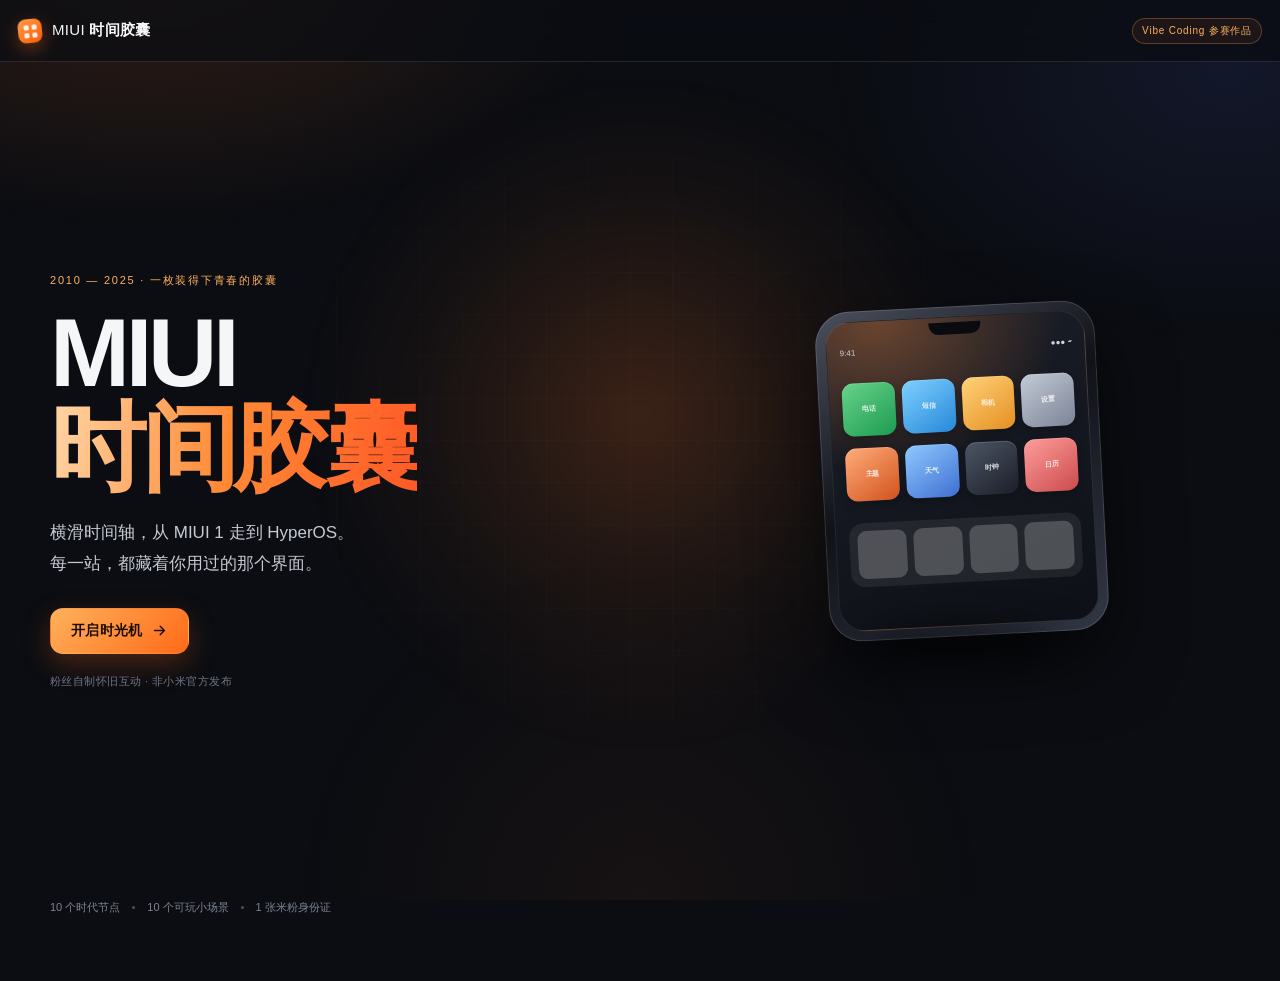
<file: index.html>
<!doctype html>
<html lang="zh-CN">
<head>
<meta charset="utf-8" />
<meta name="viewport" content="width=device-width, initial-scale=1, viewport-fit=cover" />
<meta name="theme-color" content="#0d0f14" />
<title>MIUI 时间胶囊</title>
<link rel="stylesheet" href="styles.css" />
</head>
<body>
<div class="app" id="app">
  <header class="topbar">
    <div class="brand">
      <span class="brand-mark" aria-hidden="true"><i></i><i></i><i></i><i></i></span>
      <span class="brand-text">MIUI <b>时间胶囊</b></span>
    </div>
    <span class="topbar-tag">Vibe Coding 参赛作品</span>
  </header>

  <main>
    <!-- 开场 -->
    <section class="screen screen--intro is-active" id="screen-intro" aria-label="开场">
      <div class="hero">
        <div class="hero-halo" aria-hidden="true"></div>
        <div class="hero-grid" aria-hidden="true"></div>
        <div class="hero-inner">
          <div class="hero-copy">
            <div class="hero-kicker">2010 — 2025 · 一枚装得下青春的胶囊</div>
            <h1 class="hero-title">MIUI<br /><span>时间胶囊</span></h1>
            <p class="hero-desc">横滑时间轴，从 MIUI 1 走到 HyperOS。<br />每一站，都藏着你用过的那个界面。</p>
            <div class="hero-actions">
              <button class="btn btn--primary" id="btn-start" type="button">
                <span>开启时光机</span>
                <svg viewBox="0 0 24 24" aria-hidden="true"><path d="M5 12h13M13 6l6 6-6 6" /></svg>
              </button>
              <button class="btn btn--ghost" id="btn-continue" type="button" hidden>继续上次的进度</button>
            </div>
            <div class="hero-note">粉丝自制怀旧互动 · 非小米官方发布</div>
          </div>
          <div class="hero-phone" aria-hidden="true">
            <div class="hero-phone__frame">
              <div class="hero-phone__screen">
                <div class="hp-status"><span>9:41</span><span>●●● ▰</span></div>
                <div class="hp-icons">
                  <span class="hp-ico i1">电话</span><span class="hp-ico i2">短信</span><span class="hp-ico i3">相机</span><span class="hp-ico i4">设置</span>
                  <span class="hp-ico i5">主题</span><span class="hp-ico i6">天气</span><span class="hp-ico i7">时钟</span><span class="hp-ico i8">日历</span>
                </div>
                <div class="hp-dock"><span></span><span></span><span></span><span></span></div>
              </div>
            </div>
            <div class="hero-phone__shadow"></div>
          </div>
        </div>
      </div>
      <div class="hero-foot">
        <span>10 个时代节点</span><span class="dot"></span><span>10 个可玩小场景</span><span class="dot"></span><span>1 张米粉身份证</span>
      </div>
    </section>

    <!-- 时间轴 -->
    <section class="screen screen--timeline" id="screen-timeline" aria-label="时间轴">
      <div class="timeline-head">
        <div>
          <div class="section-kicker">TIME CAPSULE / 01</div>
          <h2 class="section-title">滑动，回到那一天</h2>
        </div>
        <button class="btn btn--small btn--ghost" id="btn-quiz-skip" type="button">直接测米粉等级</button>
      </div>

      <div class="era-track" id="eraTrack" tabindex="0" aria-label="左右滑动切换时代"></div>

      <div class="timeline-foot">
        <div class="year-rail" id="yearRail" aria-label="时代导航"></div>
        <div class="track-progress"><div class="track-progress__bar" id="trackProgress"></div></div>
        <div class="timeline-hint">← 左右滑动 / 拖拽 →</div>
      </div>
    </section>

    <!-- 问答 -->
    <section class="screen screen--quiz" id="screen-quiz" aria-label="米粉问卷">
      <div class="quiz-head">
        <div class="section-kicker">IDENTITY / 02</div>
        <h2 class="section-title">3 个问题，算出你的米粉等级</h2>
        <p class="section-desc">只在本机保存，不上传、不收集任何个人信息。</p>
      </div>
      <div class="quiz-body" id="quizBody"></div>
      <div class="quiz-actions">
        <button class="btn btn--ghost" id="btn-quiz-back" type="button">返回时间轴</button>
        <button class="btn btn--primary" id="btn-quiz-submit" type="button" disabled>生成我的米粉身份证</button>
      </div>
    </section>

    <!-- 结果 -->
    <section class="screen screen--result" id="screen-result" aria-label="米粉身份证">
      <div class="result-head">
        <div class="section-kicker">RESULT / 03</div>
        <h2 class="section-title">你的米粉身份证</h2>
      </div>
      <div class="result-layout">
        <div class="card-preview">
          <canvas id="resultCanvas" width="750" height="1000" role="img" aria-label="米粉身份分享卡"></canvas>
          <div class="card-fallback" id="cardFallback" hidden>当前浏览器不支持图片导出，可长按上方卡片保存。</div>
        </div>
        <div class="result-side">
          <div class="result-badge" id="resultBadge">16 年老米粉</div>
          <p class="result-line" id="resultLine"></p>
          <div class="result-tags" id="resultTags"></div>
          <div class="result-actions">
            <button class="btn btn--primary" id="btn-save" type="button">保存卡片图片</button>
            <button class="btn btn--ghost" id="btn-copy" type="button">复制分享文案</button>
            <button class="btn btn--ghost" id="btn-restart" type="button">再玩一次</button>
          </div>
          <p class="result-note">粉丝自制怀旧互动 · 非小米官方发布 · 结果仅供娱乐</p>
        </div>
      </div>
    </section>
  </main>

  <div class="toast" id="toast" role="status" aria-live="polite"></div>
</div>
<script src="data.js"></script>
<script src="app.js"></script>
</body>
</html>
</file>
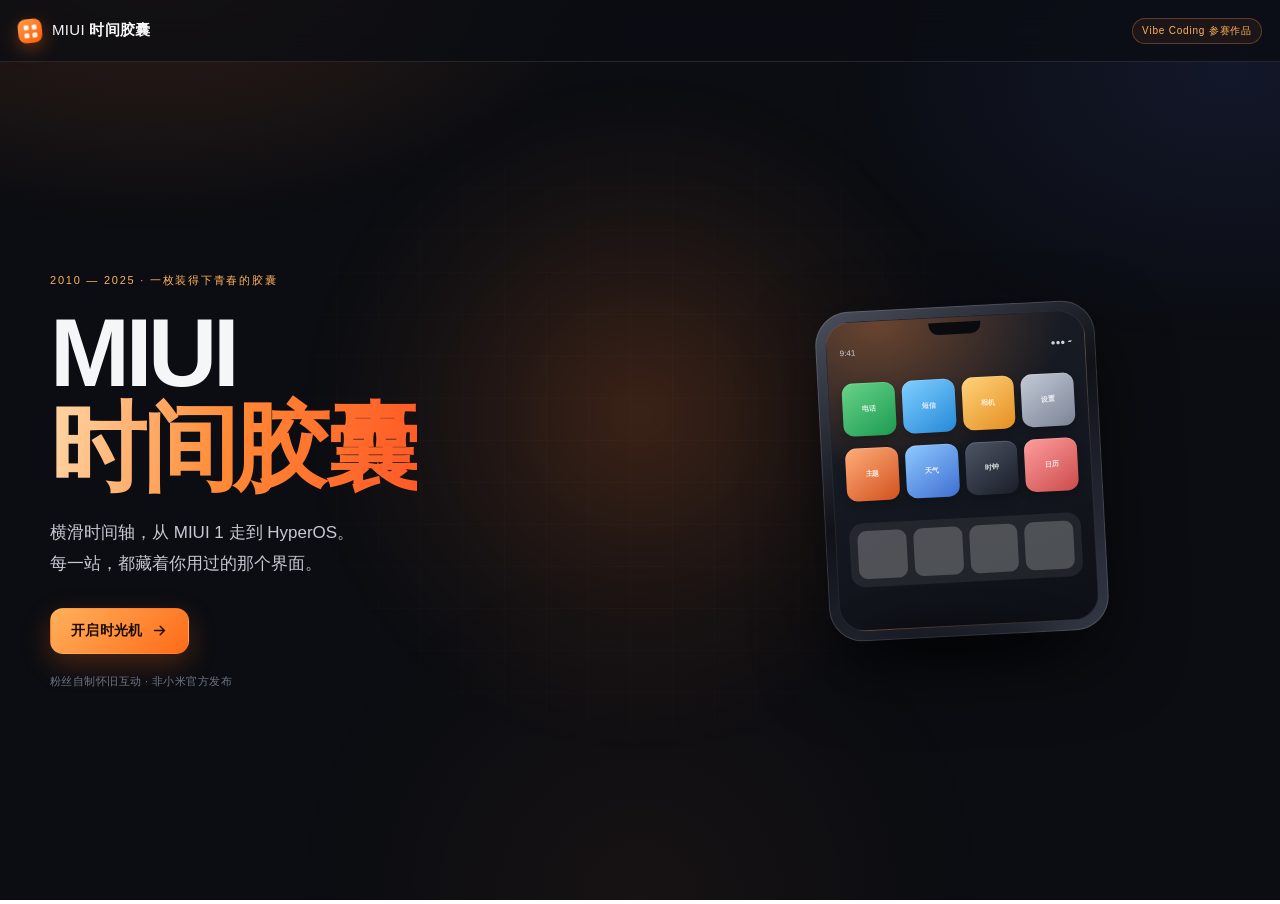
<file: _test.html>
<!doctype html><html><head><meta charset="utf-8"><style>html,body,iframe{margin:0;width:100%;height:100%;border:0;overflow:hidden}</style></head><body>
<iframe id="f" src="index.html"></iframe>
<script>
var mode = new URLSearchParams(location.search).get('mode') || '';
document.getElementById('f').addEventListener('load', async function () {
  var d = this.contentDocument;
  var w = this.contentWindow;
  var click = function (s, root) { var e = (root || d).querySelector(s); if (e) e.click(); return e; };
  var wait = function (ms) { return new Promise(function (r) { setTimeout(r, ms); }); };
  var out = {};

  if (mode === 'timeline') { click('#btn-start'); }
  else if (mode === 'era') { click('#btn-start'); setTimeout(function () { var t = d.querySelector('#eraTrack'), c = d.querySelectorAll('.era-card')[5]; t.style.scrollBehavior = 'auto'; t.scrollLeft = c.offsetLeft - t.offsetLeft - (t.clientWidth - c.clientWidth) / 2; }, 200); }
  else if (mode === 'quiz') { click('#btn-quiz-skip'); }
  else if (mode === 'result') {
    click('#btn-quiz-skip');
    setTimeout(function () {
      [0, 1, 2].forEach(function (qi) { click('.quiz-q:nth-of-type(' + (qi + 1) + ') .quiz-opt:nth-of-type(' + (qi + 1) + ')'); });
      click('#btn-quiz-submit');
    }, 200);
  }
  else if (mode === 'verify') {
    click('#btn-start');
    await wait(150);
    var cards = d.querySelectorAll('.era-card');
    click('.dial-key', cards[0]); click('.dial-key:nth-of-type(2)', cards[0]);
    out.dial = d.querySelector('#dialNum') ? d.querySelector('#dialNum').textContent : d.querySelector('.dial-screen span').textContent;
    click('.cloud-btn', cards[1]); await wait(1300);
    out.cloud = d.querySelector('.cloud-msg', cards[1]).textContent;
    click('.icon-toggle button:nth-of-type(2)', cards[2]);
    out.icons = d.querySelector('.icon-grid', cards[2]).classList.contains('is-flat');
    var range = d.querySelector('.split-range', cards[3]); range.value = 80; range.dispatchEvent(new w.Event('input', { bubbles: true }));
    out.split = d.querySelector('.split-side.b', cards[3]).style.clipPath;
    click('.mic', cards[4]); await wait(800);
    out.assistant = d.querySelector('.assistant-reply', cards[4]).textContent;
    click('.wp-btns button:nth-of-type(2)', cards[5]);
    out.wallpaper = d.querySelector('.wp-label', cards[5]).textContent;
    click('.switch', cards[6]);
    out.privacy = d.querySelector('.privacy-count', cards[6]).textContent;
    click('.connect-node.n1', cards[7]); click('.connect-node.n2', cards[7]);
    out.connected = d.querySelector('.connect-msg', cards[7]).textContent;
    var ta = d.querySelector('.future-input', cards[9]); ta.value = '测试胶囊';
    click('.f-save', cards[9]);
    out.future = d.querySelector('.future-msg', cards[9]).textContent;
    out.cards = cards.length;
    click('#btn-quiz-skip');
    [0, 1, 2].forEach(function (qi) {
      var q = d.querySelectorAll('.quiz-q')[qi];
      q.querySelectorAll('.quiz-opt')[0].click();
    });
    out.submitEnabled = !d.querySelector('#btn-quiz-submit').disabled;
    click('#btn-quiz-submit');
    out.badge = d.querySelector('#resultBadge').textContent;
    out.canvas = d.querySelector('#resultCanvas').width;
    document.body.insertAdjacentHTML('beforeend', '<pre id="dbg">' + JSON.stringify(out) + '</pre>');
  }
});
</script></body></html>
</file>
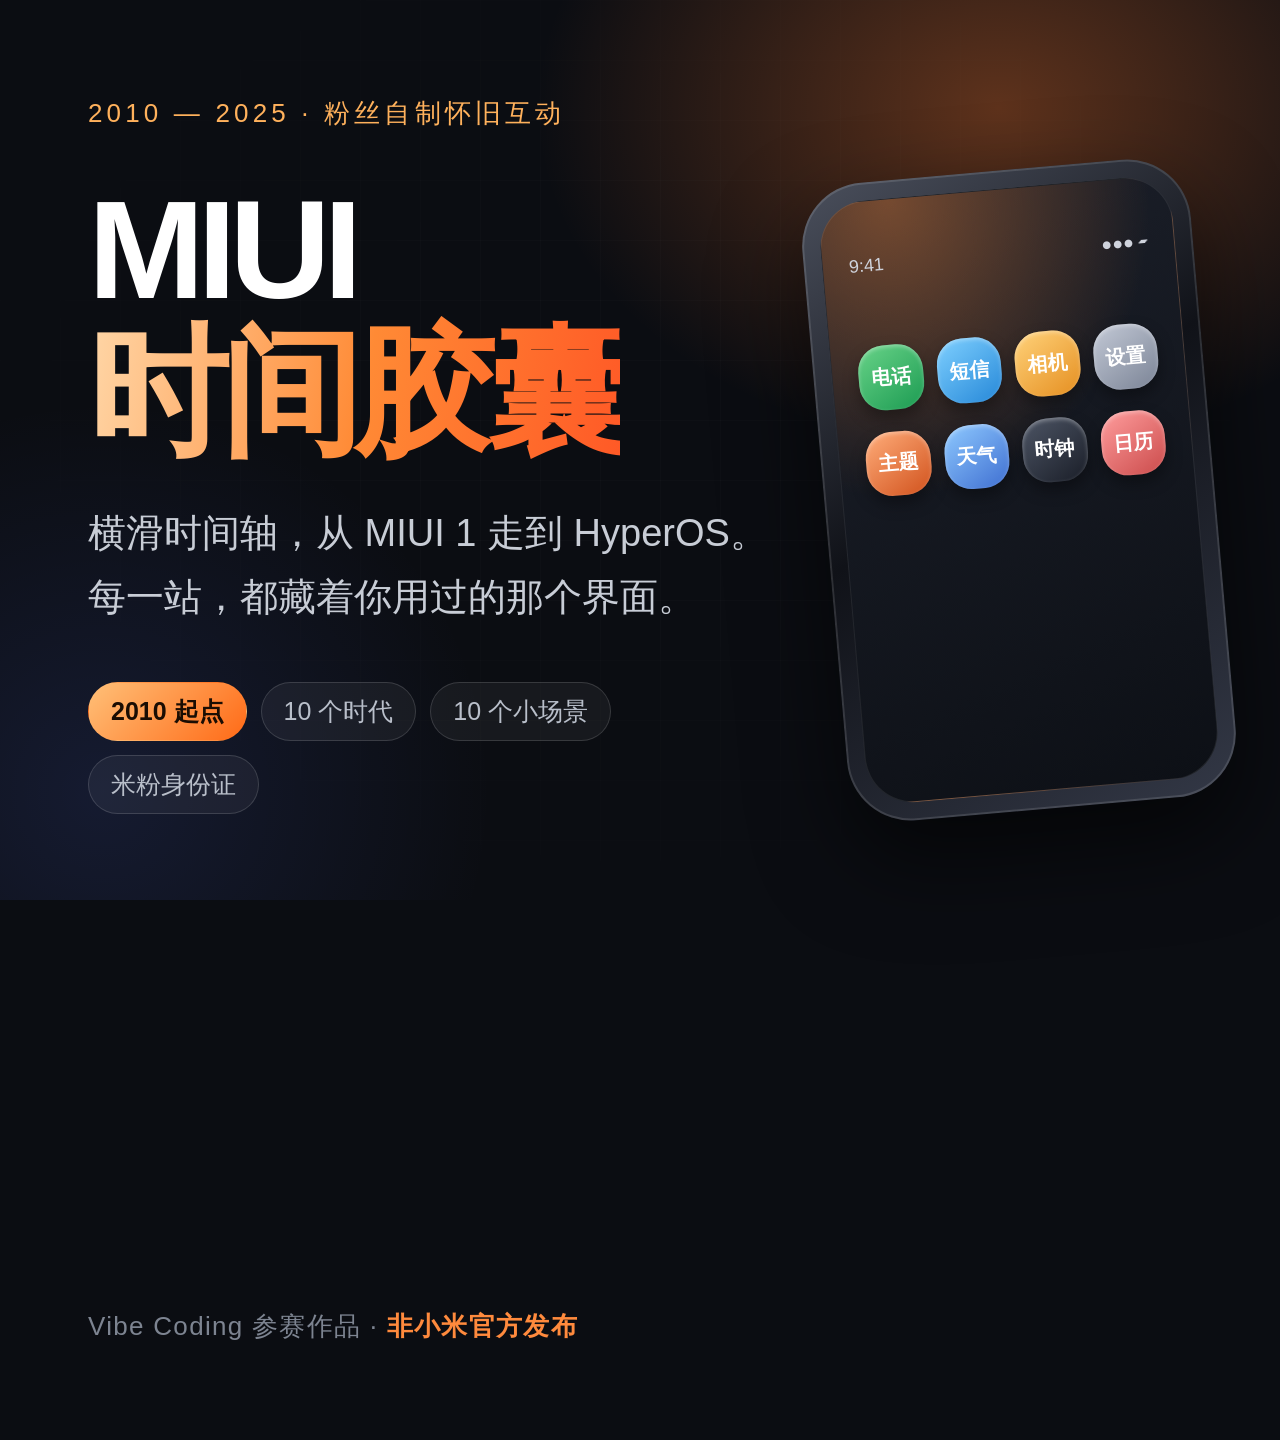
<file: cover.html>
<!doctype html><html lang="zh-CN"><head><meta charset="utf-8"><style>
*{box-sizing:border-box}
html,body{margin:0;width:1080px;height:1440px;overflow:hidden;background:#0b0d12;color:#fff;font-family:"Noto Sans CJK SC","PingFang SC","Microsoft YaHei",sans-serif}
.bg{position:absolute;inset:0;background:radial-gradient(700px 520px at 78% 12%,rgba(255,122,47,.34),transparent 66%),radial-gradient(600px 600px at 8% 88%,rgba(90,120,255,.13),transparent 65%)}
.grid{position:absolute;inset:0;opacity:.3;background-image:linear-gradient(rgba(255,255,255,.05) 1px,transparent 1px),linear-gradient(90deg,rgba(255,255,255,.05) 1px,transparent 1px);background-size:60px 60px;-webkit-mask-image:radial-gradient(ellipse at 50% 45%,#000 25%,transparent 80%);mask-image:radial-gradient(ellipse at 50% 45%,#000 25%,transparent 80%)}
.wrap{position:relative;padding:96px 88px;height:100%;display:flex;flex-direction:column}
.kick{color:#ffb15c;font-size:26px;letter-spacing:.16em}
.title{font-size:140px;line-height:1.02;font-weight:900;letter-spacing:-.05em;margin:48px 0 0}
.title span{background:linear-gradient(100deg,#ffd7a8,#ff8a35 52%,#ff5926);-webkit-background-clip:text;background-clip:text;color:transparent}
.sub{font-size:38px;color:#c8cdd6;line-height:1.7;margin-top:36px}
.rail{display:flex;gap:14px;margin-top:52px;flex-wrap:wrap;max-width:560px}
.rail span{font-size:25px;color:#b9bfca;border:1px solid rgba(255,255,255,.14);border-radius:999px;padding:12px 22px;background:rgba(255,255,255,.05)}
.rail span:first-child{color:#1a0d03;background:linear-gradient(135deg,#ffc078,#ff6a17);border-color:transparent;font-weight:800}
.phone{position:absolute;right:66px;bottom:90px;width:390px;height:640px;border-radius:64px;padding:18px;background:linear-gradient(150deg,#4a4f5c,#101218 45%,#333846);box-shadow:0 40px 90px rgba(0,0,0,.6),inset 0 0 0 2px rgba(255,255,255,.12);transform:rotate(-5deg)}
.screen{border-radius:48px;height:100%;padding:54px 26px 26px;background:radial-gradient(120% 80% at 20% 0%,rgba(255,140,60,.4),transparent 62%),linear-gradient(160deg,#1b1f29,#0d1016);border:1px solid rgba(255,255,255,.08)}
.status{display:flex;justify-content:space-between;font-size:18px;color:#cfd3dc;margin-bottom:70px}
.icons{display:grid;grid-template-columns:repeat(4,1fr);gap:22px 14px}
.ico{aspect-ratio:1;border-radius:26px;display:grid;place-items:center;font-size:20px;font-weight:700;box-shadow:inset 0 2px 4px rgba(255,255,255,.35),0 8px 16px rgba(0,0,0,.35)}
.ico:nth-child(1){background:linear-gradient(145deg,#68d388,#1c9b52)}.ico:nth-child(2){background:linear-gradient(145deg,#7fd0ff,#2688d8)}.ico:nth-child(3){background:linear-gradient(145deg,#ffd27a,#e58f21)}.ico:nth-child(4){background:linear-gradient(145deg,#c3c9d6,#7b8496)}
.ico:nth-child(5){background:linear-gradient(145deg,#ffad7a,#d1521d)}.ico:nth-child(6){background:linear-gradient(145deg,#8ec9ff,#3f6fd1)}.ico:nth-child(7){background:linear-gradient(145deg,#4d5565,#1a1e28)}.ico:nth-child(8){background:linear-gradient(145deg,#ff9d9d,#cb4b4b)}
.foot{margin-top:auto;font-size:26px;color:#7d8491;letter-spacing:.05em}
.foot b{color:#ff8a3d}
</style></head><body>
<div class="bg"></div><div class="grid"></div>
<div class="wrap">
  <div class="kick">2010 — 2025 · 粉丝自制怀旧互动</div>
  <h1 class="title">MIUI<br><span>时间胶囊</span></h1>
  <div class="sub">横滑时间轴，从 MIUI 1 走到 HyperOS。<br>每一站，都藏着你用过的那个界面。</div>
  <div class="rail"><span>2010 起点</span><span>10 个时代</span><span>10 个小场景</span><span>米粉身份证</span></div>
  <div class="foot">Vibe Coding 参赛作品 · <b>非小米官方发布</b></div>
</div>
<div class="phone"><div class="screen"><div class="status"><span>9:41</span><span>●●● ▰</span></div>
<div class="icons"><div class="ico">电话</div><div class="ico">短信</div><div class="ico">相机</div><div class="ico">设置</div><div class="ico">主题</div><div class="ico">天气</div><div class="ico">时钟</div><div class="ico">日历</div></div></div></div>
</body></html>
</file>
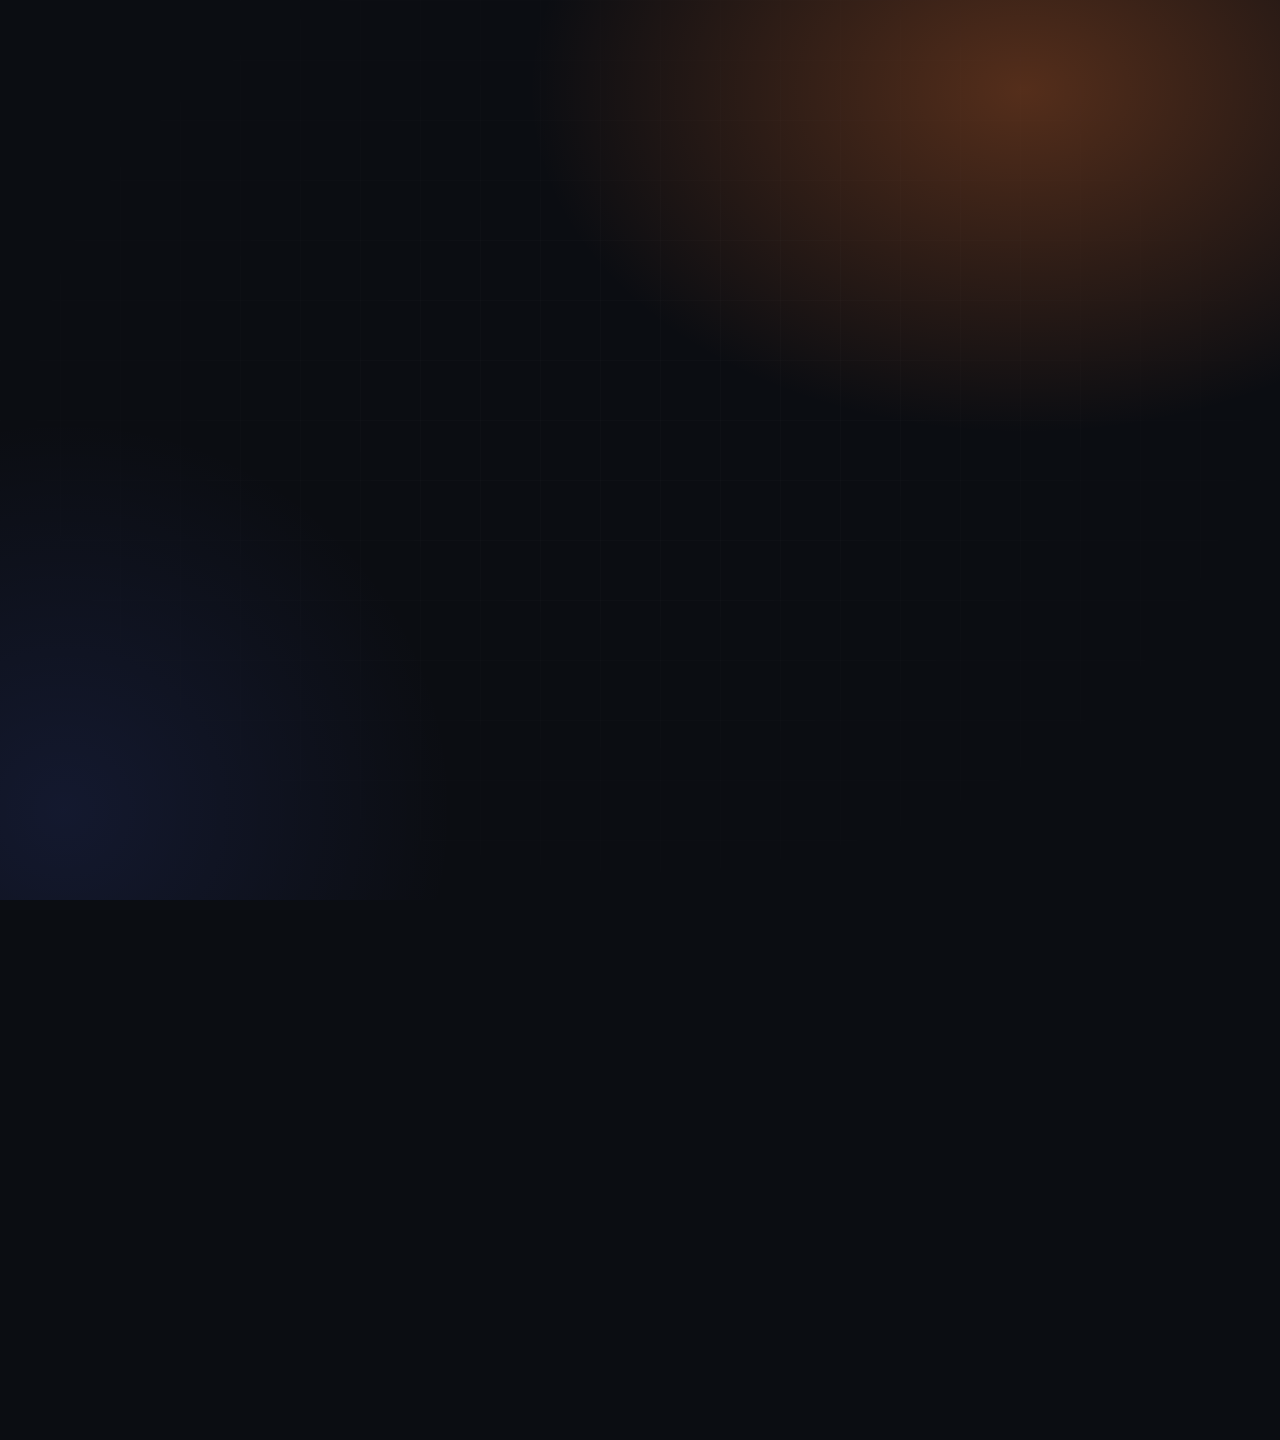
<file: video.html>
<!doctype html><html lang="zh-CN"><head><meta charset="utf-8"><style>
*{box-sizing:border-box}
html,body{margin:0;width:1080px;height:1440px;overflow:hidden;background:#0b0d12;color:#fff;font-family:"Noto Sans CJK SC","PingFang SC","Microsoft YaHei",sans-serif}
.bg{position:absolute;inset:0;background:radial-gradient(750px 520px at 80% 10%,rgba(255,122,47,.3),transparent 66%),radial-gradient(600px 600px at 5% 90%,rgba(80,110,255,.12),transparent 65%)}
.grid{position:absolute;inset:0;opacity:.28;background-image:linear-gradient(rgba(255,255,255,.05) 1px,transparent 1px),linear-gradient(90deg,rgba(255,255,255,.05) 1px,transparent 1px);background-size:60px 60px;-webkit-mask-image:radial-gradient(ellipse at 50% 45%,#000 25%,transparent 82%);mask-image:radial-gradient(ellipse at 50% 45%,#000 25%,transparent 82%)}
.scene{position:absolute;inset:0;padding:92px 82px;opacity:0;will-change:opacity,transform}
.kick{font-size:25px;letter-spacing:.18em;color:#ffb15c}
.h1{font-size:132px;line-height:1.02;font-weight:900;letter-spacing:-.05em;margin:42px 0 0}
.h1 span{background:linear-gradient(100deg,#ffd7a8,#ff8a35 52%,#ff5926);-webkit-background-clip:text;background-clip:text;color:transparent}
.sub{font-size:36px;line-height:1.7;color:#c8cdd6;margin-top:32px}
.btn{display:inline-flex;align-items:center;gap:18px;margin-top:54px;padding:26px 40px;border-radius:22px;background:linear-gradient(135deg,#ffc078,#ff6a17);color:#1a0d03;font-size:34px;font-weight:800}
.note{position:absolute;left:82px;bottom:88px;font-size:24px;color:#7d8491}
.note b{color:#ff8a3d}
.line{height:6px;width:0;border-radius:99px;background:linear-gradient(90deg,#ff8a3d,#ffd7a8)}
.phone{position:absolute;right:70px;bottom:120px;width:350px;height:600px;border-radius:60px;padding:16px;background:linear-gradient(150deg,#4a4f5c,#101218 45%,#333846);box-shadow:0 40px 90px rgba(0,0,0,.6),inset 0 0 0 2px rgba(255,255,255,.12);transform:rotate(-5deg)}
.pscr{border-radius:46px;height:100%;padding:48px 22px;background:radial-gradient(120% 80% at 20% 0%,rgba(255,140,60,.4),transparent 62%),linear-gradient(160deg,#1b1f29,#0d1016)}
.pstat{display:flex;justify-content:space-between;font-size:16px;color:#cfd3dc;margin-bottom:58px}
.pico{display:grid;grid-template-columns:repeat(4,1fr);gap:18px 12px}
.pico i{aspect-ratio:1;border-radius:22px;box-shadow:inset 0 2px 4px rgba(255,255,255,.35),0 8px 16px rgba(0,0,0,.3)}
.pico i:nth-child(1){background:linear-gradient(145deg,#68d388,#1c9b52)}.pico i:nth-child(2){background:linear-gradient(145deg,#7fd0ff,#2688d8)}.pico i:nth-child(3){background:linear-gradient(145deg,#ffd27a,#e58f21)}.pico i:nth-child(4){background:linear-gradient(145deg,#c3c9d6,#7b8496)}
.pico i:nth-child(5){background:linear-gradient(145deg,#ffad7a,#d1521d)}.pico i:nth-child(6){background:linear-gradient(145deg,#8ec9ff,#3f6fd1)}.pico i:nth-child(7){background:linear-gradient(145deg,#4d5565,#1a1e28)}.pico i:nth-child(8){background:linear-gradient(145deg,#ff9d9d,#cb4b4b)}

.hd{display:flex;align-items:flex-end;justify-content:space-between}
.h2{font-size:64px;font-weight:900;letter-spacing:-.03em;margin:12px 0 0}
.tag{font-size:24px;color:#ffb15c;border:1px solid rgba(255,177,92,.35);border-radius:999px;padding:12px 22px}
.vcard{width:100%;height:1010px;margin-top:44px;border:1px solid rgba(255,255,255,.12);border-radius:48px;padding:52px;background:linear-gradient(165deg,rgba(255,255,255,.07),rgba(255,255,255,.02));position:relative;overflow:hidden}
.vyear{font-size:110px;font-weight:900;line-height:1;color:#ff8a3d;letter-spacing:-.05em}
.vver{position:absolute;right:52px;top:62px;font-size:24px;border:1px solid rgba(255,255,255,.15);border-radius:999px;padding:10px 20px;color:#d7dbe3}
.vtitle{font-size:48px;font-weight:800;margin:26px 0 8px}
.vtag{font-size:28px;color:#ff8a3d;margin:0 0 34px}
.widget{border:1px solid rgba(255,255,255,.1);border-radius:30px;background:rgba(0,0,0,.25);padding:34px;height:520px}
.wname{font-size:24px;color:#e8ebf1;font-weight:700}
.whint{font-size:21px;color:#7d8492;margin:10px 0 26px}
.dialnum{height:74px;border-radius:18px;background:rgba(0,0,0,.5);display:flex;align-items:center;padding:0 26px;font-size:40px;letter-spacing:.16em;color:#9fe0a8}
.dialpad{display:grid;grid-template-columns:repeat(3,1fr);gap:14px;margin-top:18px}
.dialpad span{height:62px;border-radius:14px;border:1px solid rgba(255,255,255,.13);display:grid;place-items:center;font-size:28px;color:#e8ebf1}
.dialcall{margin-top:18px;height:62px;border-radius:14px;background:#ff8a3d;color:#1a0d03;display:grid;place-items:center;font-size:25px;font-weight:800}
.icons{display:grid;grid-template-columns:repeat(4,1fr);gap:22px;margin-top:30px}
.icons i{aspect-ratio:1;border-radius:34px;box-shadow:inset 0 4px 6px rgba(255,255,255,.4),0 12px 20px rgba(0,0,0,.4)}
.icons.flat i{border-radius:14px;box-shadow:none;transform:scale(.95)}
.icons i:nth-child(1){background:linear-gradient(145deg,#6bd38d,#1c9b52)}.icons i:nth-child(2){background:linear-gradient(145deg,#7fd0ff,#2688d8)}.icons i:nth-child(3){background:linear-gradient(145deg,#ffd27a,#e58f21)}.icons i:nth-child(4){background:linear-gradient(145deg,#ff9d9d,#cb4b4b)}
.wp{height:250px;border-radius:26px;background:linear-gradient(150deg,var(--wa),var(--wb));position:relative;overflow:hidden}
.wp::before{content:"";position:absolute;width:220px;height:220px;border-radius:50%;right:-30px;top:-50px;background:rgba(255,255,255,.18);box-shadow:0 0 80px rgba(255,255,255,.22)}
.wp span{position:absolute;left:26px;bottom:22px;font-size:30px;font-weight:800}
.wpbtns{display:flex;gap:14px;margin-top:24px}
.wpbtns span{padding:12px 24px;border:1px solid rgba(255,255,255,.14);border-radius:99px;font-size:22px;color:#aeb4bf}
.wpbtns span.on{border-color:#ff8a3d;color:#ff8a3d;background:rgba(255,138,61,.12)}
.rail{display:flex;gap:14px;margin-top:26px}
.rail span{font-size:22px;padding:12px 20px;border-radius:99px;border:1px solid rgba(255,255,255,.12);color:#9aa1ad}
.rail span.on{background:linear-gradient(135deg,#ffc078,#ff6a17);color:#1a0d03;border-color:transparent;font-weight:800}

.qbox{border:1px solid rgba(255,255,255,.12);border-radius:40px;padding:40px;margin-top:30px;background:rgba(255,255,255,.04)}
.qnum{font-size:22px;letter-spacing:.16em;color:#ffb15c}
.qtitle{font-size:40px;font-weight:800;margin:14px 0 26px}
.opts{display:grid;grid-template-columns:repeat(2,1fr);gap:16px}
.opt{height:84px;border-radius:20px;border:1px solid rgba(255,255,255,.13);display:flex;align-items:center;padding:0 26px;font-size:28px;color:#cdd2db}
.opt.on{border-color:#ff8a3d;color:#fff;background:rgba(255,122,47,.16)}
.opt small{font-size:19px;color:#7f8694;margin-left:14px}
.opt.on small{color:#ffb15c}

.rescard{margin-top:36px;width:780px;height:1120px;border:4px solid rgba(255,150,80,.45);border-radius:40px;padding:64px;background:radial-gradient(700px 500px at 80% 10%,rgba(255,130,50,.28),transparent 65%),linear-gradient(160deg,#191d27,#0d1017)}
.reskick{font-size:26px;color:#ffb15c;letter-spacing:.12em}
.resyear{font-size:150px;font-weight:900;line-height:1.1;letter-spacing:-.05em}
.resrank{font-size:48px;font-weight:800;color:#ff8a3d;margin-bottom:50px}
.resrow{display:flex;gap:52px}
.resphone{width:250px;height:350px;border:4px solid rgba(255,255,255,.3);border-radius:42px;display:grid;place-items:center;flex:0 0 auto}
.resphone div{text-align:center;font-size:82px;font-weight:900;color:#ff8a3d}
.resphone small{display:block;font-size:24px;color:#fff;letter-spacing:.12em}
.ResDesc{font-size:34px;line-height:1.7;color:#f3f4f7}
.ressub{font-size:24px;color:#9aa1ad;margin-top:34px;line-height:1.7}
.resbtn{margin-top:48px;display:inline-flex;padding:22px 36px;border-radius:18px;background:linear-gradient(135deg,#ffc078,#ff6a17);color:#1a0d03;font-size:30px;font-weight:800}
.resdisclaimer{font-size:22px;color:#6c7381;margin-top:48px}
</style></head><body>
<div class="bg"></div><div class="grid"></div>

<!-- 0 开场 -->
<div class="scene" id="s0">
  <div class="kick" data-at="0.05">2010 — 2025 · 一枚装得下青春的胶囊</div>
  <div class="h1" data-at="0.1">MIUI<br><span>时间胶囊</span></div>
  <div class="sub" data-at="0.28">横滑时间轴，从 MIUI 1 走到 HyperOS。<br>每一站，都藏着你用过的那个界面。</div>
  <div class="btn" data-at="0.45">开启时光机 →</div>
  <div class="line" id="s0line" style="margin-top:40px"></div>
  <div class="phone" data-at="0.2"><div class="pscr"><div class="pstat"><span>9:41</span><span>●●● ▰</span></div><div class="pico"><i></i><i></i><i></i><i></i><i></i><i></i><i></i><i></i></div></div></div>
  <div class="note" data-at="0.6">粉丝自制怀旧互动 · <b>非小米官方发布</b></div>
</div>

<!-- 1 时间轴 -->
<div class="scene" id="s1">
  <div class="hd"><div><div class="kick">TIME CAPSULE / 01</div><div class="h2">滑动，回到那一天</div></div><div class="tag">10 个时代 · 10 个小场景</div></div>
  <div class="vcard">
    <div class="vyear">2010</div><div class="vver">MIUI 1</div>
    <div class="vtitle">一切，从论坛开始</div><div class="vtag">每周五的更新，比周末还让人期待。</div>
    <div class="widget">
      <div class="wname">复古拨号盘</div><div class="whint">点数字键，拨一通 2010 年的电话</div>
      <div class="dialnum" id="dialnum">—</div>
      <div class="dialpad"><span>1</span><span>2</span><span>3</span><span>4</span><span>5</span><span>6</span><span>7</span><span>8</span><span>9</span><span>*</span><span>0</span><span>#</span></div>
      <div class="dialcall" id="dialcall">呼叫</div>
    </div>
  </div>
  <div class="vcard" id="v2014" style="display:none">
    <div class="vyear">2014</div><div class="vver">MIUI 6</div>
    <div class="vtitle">扁平化元年</div><div class="vtag">图标平了，心也跟着轻了。</div>
    <div class="widget"><div class="wname">图标风格</div><div class="whint">拟物 / 扁平，一键穿越</div>
      <div class="icons" id="iconwrap"><i></i><i></i><i></i><i></i></div>
      <div class="wpbtns"><span id="iconA">拟物</span><span id="iconB">扁平</span></div>
    </div>
  </div>
  <div class="vcard" id="v2020" style="display:none">
    <div class="vyear">2020</div><div class="vver">MIUI 12</div>
    <div class="vtitle">把宇宙装进锁屏</div><div class="vtag">点亮屏幕，是一颗星球的 sunrise。</div>
    <div class="widget"><div class="wname">超级壁纸</div><div class="whint">换一张壁纸，看看锁屏怎么转起来</div>
      <div class="wp" id="wp"><span id="wpname">火星橙</span></div>
      <div class="wpbtns"><span id="wpA">火星橙</span><span id="wpB">极夜蓝</span><span id="wpC">薄荷绿</span></div>
    </div>
  </div>
  <div class="rail"><span>2010</span><span>2014</span><span>2020</span><span>2023</span><span>2026</span></div>
</div>

<!-- 2 问卷 -->
<div class="scene" id="s2">
  <div class="kick">IDENTITY / 02</div>
  <div class="h2">3 个问题，算出你的米粉等级</div>
  <div class="qbox" data-at="0.05"><div class="qnum">QUESTION 01</div><div class="qtitle">你最早接触 MIUI 是哪一年？</div><div class="opts"><div class="opt on">2010 <small>元老级</small></div><div class="opt">2012 <small>小米手机一代</small></div><div class="opt">2014 <small>扁平化</small></div><div class="opt">2018 <small>小爱同学</small></div></div></div>
  <div class="qbox" data-at="0.38"><div class="qnum">QUESTION 02</div><div class="qtitle">你的第一台小米手机是？</div><div class="opts"><div class="opt on">小米手机 1</div><div class="opt">小米 2 / 2S</div><div class="opt">小米 Note</div><div class="opt">小米 5</div></div></div>
  <div class="qbox" data-at="0.7"><div class="qnum">QUESTION 03</div><div class="qtitle">你最怀念的功能是？</div><div class="opts"><div class="opt on">主题商店</div><div class="opt">云同步</div><div class="opt">应用分身</div><div class="opt">小爱同学</div></div></div>
</div>

<!-- 3 结果 -->
<div class="scene" id="s3">
  <div class="kick" style="margin-bottom:22px">RESULT / 03</div>
  <div class="rescard">
    <div class="reskick" data-at="0.03">MIUI · TIME CAPSULE</div>
    <div class="resyear" data-at="0.08">2010</div>
    <div class="resrank" data-at="0.16">LV.9 骨灰级 · MIUI 元老</div>
    <div class="resrow"><div class="resphone" data-at="0.25"><div>16<small>YEARS</small></div></div><div class="ResDesc" data-at="0.32">从论坛时代一路走来，你见过它的第一行代码。</div></div>
    <div class="ressub" data-at="0.36">起点 2010　·　小米手机 1　·　主题商店</div>
    <div class="resbtn" data-at="0.34">保存卡片图片 →</div>
    <div class="resdisclaimer" data-at="0.48">粉丝自制怀旧互动 · 非小米官方发布 · 结果仅供娱乐</div>
  </div>
</div>

<script>
var scenes = [
  { el: document.getElementById('s0'), start: 0,   end: 28 },
  { el: document.getElementById('s1'), start: 28,  end: 84 },
  { el: document.getElementById('s2'), start: 84,  end: 122 },
  { el: document.getElementById('s3'), start: 122, end: 144 }
];
function reveal(el, p) {
  el.querySelectorAll('[data-at]').forEach(function (n) {
    var on = p >= parseFloat(n.dataset.at);
    n.style.opacity = on ? '1' : '0';
    n.style.transform = on ? 'none' : 'translateY(18px)';
  });
}
window.setFrame = function (i) {
  scenes.forEach(function (s, idx) {
    var p = (i - s.start) / (s.end - s.start);
    var visible = p >= 0 && p <= 1;
    s.el.style.display = visible ? 'block' : 'none';
    if (!visible) return;
    var fi = Math.min(1, p / 0.09), fo = Math.min(1, (1 - p) / 0.09);
    s.el.style.opacity = Math.max(0, Math.min(fi, fo));
    s.el.style.transform = 'translateY(' + Math.round((1 - fi) * 36) + 'px)';
    reveal(s.el, p);
  });
  // 开场光线
  var p0 = Math.max(0, Math.min(1, i / 20));
  document.getElementById('s0line').style.width = (p0 * 620) + 'px';

  // 时间轴三段
  var p1 = (i - 28) / 56;
  var cards = [document.querySelectorAll('.vcard')[0], document.getElementById('v2014'), document.getElementById('v2020')];
  var rail = document.querySelectorAll('#s1 .rail span');
  var active = p1 < 0.34 ? 0 : (p1 < 0.68 ? 1 : 2);
  cards.forEach(function (c, k) { c.style.display = k === active ? 'block' : 'none'; });
  rail.forEach(function (r, k) { r.classList.toggle('on', k === active); });
  var local = active === 0 ? p1 / 0.34 : (active === 1 ? (p1 - 0.34) / 0.34 : (p1 - 0.68) / 0.32);
  if (active === 0) {
    var digits = ['1','0','0','8','6'];
    var n = Math.min(5, Math.floor(local * 7));
    document.getElementById('dialnum').textContent = digits.slice(0, n).join('') || '—';
    document.getElementById('dialcall').style.background = local > 0.6 ? '#ffd7a8' : '#ff8a3d';
  } else if (active === 1) {
    var flat = local > 0.55;
    document.getElementById('iconwrap').classList.toggle('flat', flat);
    document.getElementById('iconA').classList.toggle('on', !flat);
    document.getElementById('iconB').classList.toggle('on', flat);
  } else {
    var themes = [['火星橙','#ff8a3d','#3b1200'],['极夜蓝','#4d7cff','#08122f'],['薄荷绿','#3fd0a8','#06251f']];
    var t = local < 0.36 ? 0 : (local < 0.7 ? 1 : 2);
    var wp = document.getElementById('wp');
    wp.style.setProperty('--wa', themes[t][1]); wp.style.setProperty('--wb', themes[t][2]);
    document.getElementById('wpname').textContent = themes[t][0];
    ['wpA','wpB','wpC'].forEach(function (id, k) { document.getElementById(id).classList.toggle('on', k === t); });
  }
};
window.setFrame(0);
</script>
</body></html>
</file>
<file: styles.css>
/* MIUI 时间胶囊 · 粉丝自制怀旧互动 · 非小米官方发布 */
:root {
  --bg: #0b0d12;
  --bg-2: #11141b;
  --panel: rgba(255, 255, 255, .045);
  --panel-2: rgba(255, 255, 255, .075);
  --line: rgba(255, 255, 255, .1);
  --text: #f5f6f8;
  --muted: #9aa1ad;
  --orange: #ff7a2f;
  --orange-2: #ffb15c;
  --accent: #ff8a3d;
  --accent-2: #a83a00;
  --radius: 20px;
  --safe-b: env(safe-area-inset-bottom, 0px);
}

* { box-sizing: border-box; }
[hidden] { display: none !important; }
html, body { margin: 0; padding: 0; min-height: 100%; }
body {
  background: var(--bg);
  color: var(--text);
  font-family: -apple-system, BlinkMacSystemFont, "PingFang SC", "Hiragino Sans GB", "Microsoft YaHei", "Source Han Sans CN", "Noto Sans CJK SC", sans-serif;
  -webkit-font-smoothing: antialiased;
  -webkit-tap-highlight-color: transparent;
  overflow-x: hidden;
}
body::before {
  content: "";
  position: fixed;
  inset: 0;
  pointer-events: none;
  z-index: 0;
  background:
    radial-gradient(720px 420px at 12% -6%, rgba(255, 122, 47, .16), transparent 68%),
    radial-gradient(620px 420px at 96% 8%, rgba(90, 120, 255, .1), transparent 65%),
    radial-gradient(500px 500px at 50% 100%, rgba(255, 122, 47, .05), transparent 70%);
}
button, input, textarea { font: inherit; }
button { cursor: pointer; }
:focus-visible { outline: 2px solid var(--orange-2); outline-offset: 3px; }

.app { position: relative; z-index: 1; min-height: 100svh; display: flex; flex-direction: column; }
main { flex: 1; }

/* ---------- Topbar ---------- */
.topbar {
  height: 62px;
  padding: 0 max(18px, env(safe-area-inset-left)) 0 max(18px, env(safe-area-inset-right));
  display: flex; align-items: center; justify-content: space-between;
  border-bottom: 1px solid var(--line);
  background: rgba(11, 13, 18, .72);
  backdrop-filter: blur(18px);
  -webkit-backdrop-filter: blur(18px);
  position: sticky; top: 0; z-index: 40;
}
.brand { display: flex; align-items: center; gap: 10px; font-size: 15px; letter-spacing: .02em; }
.brand b { font-weight: 700; }
.brand-mark {
  width: 24px; height: 24px; border-radius: 8px;
  background: linear-gradient(145deg, #ff9d4d, #ff5a00);
  display: grid; grid-template-columns: repeat(2, 5px); grid-template-rows: repeat(2, 5px);
  gap: 3px; place-content: center; transform: rotate(-6deg);
  box-shadow: 0 6px 18px rgba(255, 108, 20, .35);
}
.brand-mark i { width: 5px; height: 5px; border-radius: 1.5px; background: rgba(255,255,255,.92); }
.topbar-tag {
  font-size: 10px; letter-spacing: .08em; color: var(--orange-2);
  border: 1px solid rgba(255,150,80,.3); border-radius: 999px; padding: 5px 9px;
  background: rgba(255, 122, 47, .07); white-space: nowrap;
}

/* ---------- Screens ---------- */
.screen { display: none; padding-bottom: calc(40px + var(--safe-b)); }
.screen.is-active { display: block; animation: fadeUp .42s ease both; }
@keyframes fadeUp { from { opacity: 0; transform: translateY(10px); } to { opacity: 1; transform: none; } }

/* ---------- Buttons ---------- */
.btn {
  border: 1px solid transparent; border-radius: 13px;
  padding: 13px 20px; min-height: 46px;
  font-size: 14px; font-weight: 600; letter-spacing: .02em;
  display: inline-flex; align-items: center; justify-content: center; gap: 9px;
  transition: transform .16s ease, background .2s ease, border-color .2s ease, opacity .2s ease;
}
.btn svg { width: 17px; height: 17px; fill: none; stroke: currentColor; stroke-width: 2; stroke-linecap: round; stroke-linejoin: round; }
.btn:active { transform: scale(.97); }
.btn:disabled { opacity: .38; cursor: not-allowed; transform: none; }
.btn--primary { color: #1a0d02; background: linear-gradient(135deg, #ffb15c, #ff6a17); box-shadow: 0 10px 28px rgba(255, 106, 23, .26); }
.btn--primary:hover:not(:disabled) { background: linear-gradient(135deg, #ffc078, #ff782c); }
.btn--ghost { color: var(--text); background: var(--panel); border-color: var(--line); }
.btn--ghost:hover:not(:disabled) { background: var(--panel-2); }
.btn--small { min-height: 38px; padding: 8px 13px; font-size: 12px; border-radius: 10px; }

/* ---------- Hero ---------- */
.hero { position: relative; overflow: hidden; min-height: calc(100svh - 62px); display: grid; align-items: center; }
.hero-halo {
  position: absolute; width: min(92vw, 700px); aspect-ratio: 1; left: 50%; top: 42%;
  transform: translate(-50%, -50%); border-radius: 50%;
  background: radial-gradient(circle, rgba(255, 120, 40, .2) 0%, rgba(255, 120, 40, .05) 42%, transparent 68%);
  filter: blur(12px); pointer-events: none;
}
.hero-grid {
  position: absolute; inset: 0; pointer-events: none; opacity: .32;
  background-image: linear-gradient(rgba(255,255,255,.045) 1px, transparent 1px), linear-gradient(90deg, rgba(255,255,255,.045) 1px, transparent 1px);
  background-size: 42px 42px;
  -webkit-mask-image: radial-gradient(ellipse at 50% 45%, #000 20%, transparent 78%);
  mask-image: radial-gradient(ellipse at 50% 45%, #000 20%, transparent 78%);
}
.hero-inner { position: relative; z-index: 2; width: min(100% - 36px, 1180px); margin: 0 auto; padding: 54px 0 30px; }
.hero-kicker { font-size: 11px; letter-spacing: .16em; color: var(--orange-2); margin-bottom: 18px; }
.hero-title { font-size: clamp(46px, 13vw, 96px); line-height: .98; margin: 0; letter-spacing: -.045em; font-weight: 800; }
.hero-title span {
  background: linear-gradient(100deg, #ffd7a8 0%, #ff8a35 48%, #ff5926 100%);
  -webkit-background-clip: text; background-clip: text; color: transparent;
}
.hero-desc { color: #c5c9d2; font-size: clamp(14px, 3.6vw, 17px); line-height: 1.85; margin: 22px 0 28px; }
.hero-actions { display: flex; flex-wrap: wrap; gap: 12px; }
.hero-note { margin-top: 20px; font-size: 11px; color: #6f7684; letter-spacing: .04em; }
.hero-foot {
  position: relative; z-index: 2; width: min(100% - 36px, 1180px); margin: 0 auto 26px;
  display: flex; align-items: center; justify-content: center; flex-wrap: wrap; gap: 12px;
  color: #7d8491; font-size: 11px;
}
.hero-foot .dot { width: 3px; height: 3px; border-radius: 50%; background: #4b505b; }
.hero-phone { position: relative; z-index: 2; width: min(66vw, 250px); margin: 34px auto 10px; }
.hero-phone__frame {
  position: relative; padding: 10px; border-radius: 34px;
  background: linear-gradient(150deg, #4a4f5c, #101218 45%, #333846);
  box-shadow: 0 30px 70px rgba(0,0,0,.55), inset 0 0 0 1px rgba(255,255,255,.14);
  transform: rotate(-3deg);
}
.hero-phone__frame::after {
  content: ""; position: absolute; top: 16px; left: 50%; transform: translateX(-50%);
  width: 52px; height: 12px; border-radius: 0 0 10px 10px; background: #0a0b0e;
}
.hero-phone__screen {
  border-radius: 26px; padding: 26px 13px 12px; min-height: 310px;
  background:
    radial-gradient(120% 80% at 20% 0%, rgba(255,140,60,.35), transparent 60%),
    linear-gradient(160deg, #1b1f29, #0d1016);
  border: 1px solid rgba(255,255,255,.08);
}
.hp-status { display: flex; justify-content: space-between; font-size: 8px; color: #cfd3dc; margin-bottom: 26px; }
.hp-icons { display: grid; grid-template-columns: repeat(4, 1fr); gap: 12px 7px; }
.hp-ico {
  aspect-ratio: 1; border-radius: 11px; display: grid; place-items: center;
  font-size: 7px; color: rgba(255,255,255,.82); font-weight: 600;
  background: linear-gradient(145deg, rgba(255,255,255,.16), rgba(255,255,255,.05));
  box-shadow: inset 0 1px 0 rgba(255,255,255,.14), 0 4px 8px rgba(0,0,0,.22);
}
.hp-ico.i1 { background: linear-gradient(145deg, #68d388, #1c9b52); }
.hp-ico.i2 { background: linear-gradient(145deg, #7fd0ff, #2688d8); }
.hp-ico.i3 { background: linear-gradient(145deg, #ffd27a, #e58f21); }
.hp-ico.i4 { background: linear-gradient(145deg, #c3c9d6, #7b8496); }
.hp-ico.i5 { background: linear-gradient(145deg, #ffad7a, #d1521d); }
.hp-ico.i6 { background: linear-gradient(145deg, #8ec9ff, #3f6fd1); }
.hp-ico.i7 { background: linear-gradient(145deg, #4d5565, #1a1e28); }
.hp-ico.i8 { background: linear-gradient(145deg, #ff9d9d, #cb4b4b); }
.hp-dock { display: grid; grid-template-columns: repeat(4, 1fr); gap: 7px; margin-top: 22px; padding: 8px; border-radius: 14px; background: rgba(255,255,255,.07); }
.hp-dock span { aspect-ratio: 1; border-radius: 9px; background: rgba(255,255,255,.2); }
.hero-phone__shadow { width: 70%; height: 28px; margin: -8px auto 0; border-radius: 50%; background: rgba(0,0,0,.6); filter: blur(18px); }

@media (min-width: 760px) {
  .hero { min-height: calc(100svh - 62px); }
  .hero-inner { padding: 40px 0; display: grid; grid-template-columns: minmax(0, 1.05fr) minmax(0, .95fr); align-items: center; gap: 50px; }
  .hero-phone { width: min(30vw, 280px); margin: 0 auto; }
  .hero-foot { justify-content: flex-start; }
}

/* ---------- Section heads ---------- */
.timeline-head, .quiz-head, .result-head {
  width: min(100% - 36px, 1180px); margin: 0 auto; padding: 36px 0 18px;
  display: flex; align-items: flex-end; justify-content: space-between; gap: 18px; flex-wrap: wrap;
}
.section-kicker { font-size: 10px; letter-spacing: .18em; color: var(--orange-2); margin-bottom: 9px; }
.section-title { font-size: clamp(24px, 5.4vw, 38px); margin: 0; letter-spacing: -.025em; line-height: 1.2; }
.section-desc { color: var(--muted); font-size: 13px; margin: 10px 0 0; line-height: 1.7; }

/* ---------- Timeline ---------- */
.era-track {
  display: flex; gap: 16px; overflow-x: auto; overflow-y: hidden;
  scroll-snap-type: x mandatory; scroll-behavior: smooth;
  padding: 8px max(18px, calc((100vw - 1180px) / 2)) 18px;
  scrollbar-width: none; cursor: grab;
}
.era-track::-webkit-scrollbar { display: none; }
.era-track.is-dragging { cursor: grabbing; scroll-snap-type: none; scroll-behavior: auto; }
.era-track.is-dragging * { user-select: none; }
.era-card {
  flex: 0 0 min(86vw, 430px); scroll-snap-align: center;
  border: 1px solid var(--line); border-radius: 26px;
  background: linear-gradient(165deg, rgba(255,255,255,.07), rgba(255,255,255,.025) 42%, rgba(255,255,255,.02));
  padding: 22px; position: relative; overflow: hidden;
  box-shadow: 0 22px 50px rgba(0,0,0,.28);
  --accent: #ff8a3d; --accent-2: #a83a00;
}
.era-card::before {
  content: ""; position: absolute; width: 230px; height: 230px; right: -90px; top: -100px;
  border-radius: 50%; background: radial-gradient(circle, var(--accent), transparent 70%); opacity: .16; filter: blur(10px);
}
.era-card.is-current { border-color: color-mix(in srgb, var(--accent) 48%, transparent); box-shadow: 0 22px 60px rgba(0,0,0,.34), 0 0 0 1px color-mix(in srgb, var(--accent) 12%, transparent); }
.era-top { display: flex; align-items: baseline; justify-content: space-between; position: relative; }
.era-year { font-size: 44px; font-weight: 800; letter-spacing: -.05em; line-height: 1; color: var(--accent); }
.era-version { font-size: 12px; letter-spacing: .12em; color: #d7dbe3; border: 1px solid var(--line); padding: 5px 9px; border-radius: 999px; }
.era-glyph { position: absolute; right: 18px; top: 66px; font-size: 128px; font-weight: 900; line-height: 1; color: rgba(255,255,255,.035); pointer-events: none; }
.era-title { position: relative; font-size: 22px; margin: 16px 0 6px; letter-spacing: -.02em; }
.era-tagline { position: relative; margin: 0 0 16px; font-size: 13px; color: var(--accent); }
.era-facts { position: relative; list-style: none; padding: 0; margin: 0 0 18px; display: grid; gap: 8px; }
.era-facts li { font-size: 12.5px; line-height: 1.6; color: #b9bfca; padding-left: 16px; position: relative; }
.era-facts li::before { content: ""; position: absolute; left: 2px; top: 8px; width: 5px; height: 5px; border-radius: 50%; background: var(--accent); opacity: .8; }
.era-widget { position: relative; border-radius: 18px; border: 1px solid var(--line); background: rgba(0,0,0,.24); padding: 14px; min-height: 190px; }
.widget-head { display: flex; align-items: center; justify-content: space-between; gap: 8px; margin-bottom: 10px; }
.widget-name { font-size: 11px; letter-spacing: .08em; color: #e8ebf1; font-weight: 700; }
.widget-hint { font-size: 10px; color: #7d8492; margin: 0 0 12px; line-height: 1.5; }
.widget-stage { min-height: 116px; display: grid; place-items: center; }
.era-foot { display: flex; justify-content: space-between; align-items: center; margin-top: 14px; font-size: 10px; color: #6f7684; letter-spacing: .05em; }
.era-foot .era-index { color: var(--accent); font-weight: 700; }

/* Widget: dial */
.w-dial { width: 100%; }
.dial-screen { height: 34px; border-radius: 9px; background: rgba(0,0,0,.45); border: 1px solid rgba(255,255,255,.08); display: flex; align-items: center; justify-content: space-between; padding: 0 12px; font-size: 16px; letter-spacing: .12em; color: #9fe0a8; }
.dial-screen small { font-size: 9px; letter-spacing: .04em; color: #697080; }
.dial-pad { display: grid; grid-template-columns: repeat(3, 1fr); gap: 6px; margin-top: 8px; }
.dial-key { min-height: 30px; border-radius: 8px; border: 1px solid var(--line); background: rgba(255,255,255,.06); color: #e8ebf1; font-size: 13px; }
.dial-key:active { background: var(--accent); color: #160c04; }
.dial-call { width: 100%; margin-top: 7px; min-height: 28px; border-radius: 8px; border: 0; background: var(--accent); color: #180d03; font-weight: 700; font-size: 11px; }
.dial-call.is-ringing { animation: ring .45s ease infinite alternate; }
@keyframes ring { to { transform: scale(1.02); box-shadow: 0 0 0 4px color-mix(in srgb, var(--accent) 22%, transparent); } }
.dial-msg { font-size: 10px; color: var(--accent); margin-top: 6px; min-height: 14px; text-align: center; }

/* Widget: cloud */
.w-cloud { width: 100%; text-align: center; }
.cloud-orbit { position: relative; height: 88px; display: grid; place-items: center; }
.cloud-core { width: 52px; height: 52px; border-radius: 18px; background: linear-gradient(145deg, #ffb15c, #ff6a17); display: grid; place-items: center; font-size: 22px; box-shadow: 0 10px 26px rgba(255,106,23,.3); }
.cloud-dot { position: absolute; width: 9px; height: 9px; border-radius: 50%; background: var(--accent); opacity: 0; }
.cloud-orbit.is-running .cloud-dot { animation: fly 1.1s ease-out infinite; }
.cloud-orbit.is-running .cloud-dot:nth-child(2) { animation-delay: .2s; }
.cloud-orbit.is-running .cloud-dot:nth-child(3) { animation-delay: .4s; }
.cloud-orbit.is-running .cloud-dot:nth-child(4) { animation-delay: .6s; }
@keyframes fly { 0% { opacity: 1; transform: translateY(26px) scale(.7); } 100% { opacity: 0; transform: translateY(-30px) translateX(28px) scale(1.2); } }
.cloud-bar { height: 5px; border-radius: 99px; background: rgba(255,255,255,.1); overflow: hidden; margin: 6px auto 10px; width: 80%; }
.cloud-bar i { display: block; height: 100%; width: 0; border-radius: inherit; background: var(--accent); transition: width .1s linear; }
.cloud-btn { border: 1px solid color-mix(in srgb, var(--accent) 40%, transparent); background: color-mix(in srgb, var(--accent) 12%, transparent); color: var(--accent); border-radius: 9px; padding: 7px 14px; font-size: 11px; font-weight: 700; }
.cloud-msg { font-size: 10px; color: #8d94a2; margin-top: 8px; min-height: 14px; }

/* Widget: icons */
.w-icons { width: 100%; }
.icon-grid { display: grid; grid-template-columns: repeat(4, 1fr); gap: 9px; }
.demo-ico { aspect-ratio: 1; border-radius: 15px; display: grid; place-items: center; font-size: 17px; color: #fff; transition: all .35s cubic-bezier(.2,.8,.2,1); }
.demo-ico:nth-child(1) { background: linear-gradient(145deg, #6bd38d, #1c9b52); }
.demo-ico:nth-child(2) { background: linear-gradient(145deg, #7fd0ff, #2688d8); }
.demo-ico:nth-child(3) { background: linear-gradient(145deg, #ffd27a, #e58f21); }
.demo-ico:nth-child(4) { background: linear-gradient(145deg, #ff9d9d, #cb4b4b); }
.icon-grid.is-flat .demo-ico { border-radius: 7px; box-shadow: none; transform: scale(.96); }
.icon-grid:not(.is-flat) .demo-ico { box-shadow: inset 0 2px 3px rgba(255,255,255,.4), 0 5px 10px rgba(0,0,0,.35); }
.icon-toggle { display: flex; gap: 6px; margin-top: 12px; }
.icon-toggle button { flex: 1; min-height: 28px; font-size: 10px; border-radius: 8px; border: 1px solid var(--line); background: rgba(255,255,255,.05); color: #aeb4bf; }
.icon-toggle button.on { border-color: var(--accent); color: var(--accent); background: color-mix(in srgb, var(--accent) 12%, transparent); }

/* Widget: split */
.w-split { width: 100%; }
.split-view { position: relative; height: 104px; border-radius: 12px; overflow: hidden; border: 1px solid var(--line); }
.split-side { position: absolute; inset: 0; display: grid; place-items: center; font-size: 11px; color: #fff; }
.split-side.a { background: linear-gradient(130deg, #29324a, #0e1220); }
.split-side.b { background: linear-gradient(130deg, #6b3a12, #1b0e05); clip-path: inset(0 0 0 50%); }
.split-side.b::before { content: ""; position: absolute; inset: 0; background: repeating-linear-gradient(45deg, rgba(255,255,255,.05) 0 6px, transparent 6px 12px); }
.split-tag { position: absolute; z-index: 2; bottom: 6px; font-size: 9px; color: rgba(255,255,255,.8); background: rgba(0,0,0,.35); padding: 3px 7px; border-radius: 99px; }
.split-tag.l { left: 7px; } .split-tag.r { right: 7px; }
.split-range { width: 100%; margin: 11px 0 0; accent-color: var(--accent); }
.split-note { font-size: 10px; color: #818896; text-align: center; }

/* Widget: assistant */
.w-assistant { width: 100%; text-align: center; }
.mic { width: 58px; height: 58px; border-radius: 50%; border: 0; background: linear-gradient(145deg, #fff, #d8dce5); color: #1a1d24; font-size: 22px; box-shadow: 0 8px 24px rgba(0,0,0,.3); }
.mic.is-listening { animation: pulse 1s ease infinite; }
@keyframes pulse { 50% { box-shadow: 0 0 0 12px rgba(255,255,255,.07); } }
.assistant-reply { min-height: 32px; margin-top: 10px; font-size: 11px; line-height: 1.5; color: var(--accent); }

/* Widget: wallpaper */
.w-wallpaper { width: 100%; }
.wallpaper-view { position: relative; height: 96px; border-radius: 12px; overflow: hidden; background: linear-gradient(150deg, var(--wa, #ff8a3d), var(--wb, #3b1200)); transition: background .5s ease; }
.wallpaper-view::before { content: ""; position: absolute; width: 96px; height: 96px; border-radius: 50%; right: -10px; top: -22px; background: rgba(255,255,255,.18); box-shadow: 0 0 40px rgba(255,255,255,.2); }
.wallpaper-view::after { content: ""; position: absolute; inset: auto 0 0; height: 42px; background: linear-gradient(transparent, rgba(0,0,0,.42)); }
.wp-label { position: absolute; z-index: 2; left: 10px; bottom: 8px; font-size: 11px; font-weight: 700; }
.wp-btns { display: flex; gap: 6px; margin-top: 10px; }
.wp-btns button { flex: 1; min-height: 26px; font-size: 10px; border-radius: 7px; border: 1px solid var(--line); background: rgba(255,255,255,.05); color: #aeb4bf; }
.wp-btns button.on { border-color: var(--accent); color: var(--accent); }

/* Widget: privacy */
.w-privacy { width: 100%; }
.privacy-row { display: flex; align-items: center; justify-content: space-between; padding: 7px 0; border-bottom: 1px solid rgba(255,255,255,.06); font-size: 11px; color: #c6cbd4; }
.switch { width: 34px; height: 19px; border-radius: 99px; border: 0; background: #3a3f4a; position: relative; transition: background .2s; flex: 0 0 auto; }
.switch::after { content: ""; position: absolute; width: 15px; height: 15px; border-radius: 50%; background: #fff; left: 2px; top: 2px; transition: transform .2s; }
.switch.on { background: var(--accent); }
.switch.on::after { transform: translateX(15px); }
.privacy-count { margin-top: 9px; font-size: 10px; color: var(--accent); min-height: 14px; }

/* Widget: connected */
.w-connected { width: 100%; }
.connect-ring { position: relative; width: 132px; height: 92px; margin: 0 auto; }
.connect-node { position: absolute; width: 36px; height: 36px; border-radius: 50%; display: grid; place-items: center; font-size: 16px; border: 1px solid var(--line); background: #191d26; transition: all .25s; }
.connect-node.on { background: var(--accent); color: #1a0d03; border-color: var(--accent); box-shadow: 0 0 0 6px color-mix(in srgb, var(--accent) 16%, transparent); }
.connect-node.n1 { left: 0; top: 28px; } .connect-node.n2 { left: 48px; top: 0; } .connect-node.n3 { right: 0; top: 28px; }
.connect-lines { position: absolute; inset: 0; }
.connect-lines line { stroke: rgba(255,255,255,.15); stroke-width: 1.5; }
.connect-lines line.on { stroke: var(--accent); stroke-width: 2; }
.connect-msg { text-align: center; font-size: 10px; color: #8b929f; margin-top: 4px; min-height: 14px; }

/* Widget: unlock */
.w-unlock { width: 100%; text-align: center; }
.fp-ring { width: 76px; height: 76px; border-radius: 50%; border: 2px solid rgba(255,255,255,.14); margin: 0 auto 8px; display: grid; place-items: center; position: relative; background: conic-gradient(var(--accent) var(--p, 0deg), rgba(255,255,255,.09) 0); }
.fp-ring::before { content: ""; position: absolute; inset: 4px; border-radius: 50%; background: #141820; }
.fp-ring span { position: relative; font-size: 26px; }
.unlock-btn { min-height: 28px; padding: 6px 14px; border-radius: 8px; border: 1px solid color-mix(in srgb, var(--accent) 40%, transparent); background: color-mix(in srgb, var(--accent) 12%, transparent); color: var(--accent); font-size: 11px; font-weight: 700; touch-action: none; }
.unlock-msg { font-size: 10px; color: #8b929f; margin-top: 7px; min-height: 14px; }

/* Widget: future note */
.w-future { width: 100%; }
.future-input { width: 100%; min-height: 52px; resize: vertical; border-radius: 10px; border: 1px solid var(--line); background: rgba(0,0,0,.35); color: #e7eaf0; padding: 9px 11px; font-size: 11px; line-height: 1.5; }
.future-input::placeholder { color: #5f6673; }
.future-actions { display: flex; gap: 7px; margin-top: 8px; }
.future-actions button { min-height: 26px; flex: 1; font-size: 10px; border-radius: 7px; border: 1px solid var(--line); background: rgba(255,255,255,.05); color: #c4c9d3; }
.future-actions button:first-child { border-color: var(--accent); color: var(--accent); }
.future-msg { font-size: 10px; color: #8b929f; margin-top: 7px; min-height: 14px; }

/* Timeline foot */
.timeline-foot { width: min(100% - 36px, 1180px); margin: 6px auto 0; }
.year-rail { display: flex; gap: 4px; overflow-x: auto; padding-bottom: 6px; scrollbar-width: none; }
.year-rail::-webkit-scrollbar { display: none; }
.year-rail button { flex: 0 0 auto; border: 0; background: transparent; color: #7d8492; font-size: 10px; padding: 6px 9px; border-radius: 99px; }
.year-rail button.on { color: #1a0d03; background: var(--orange-2); font-weight: 700; }
.track-progress { height: 3px; border-radius: 99px; background: rgba(255,255,255,.09); margin-top: 10px; overflow: hidden; }
.track-progress__bar { height: 100%; width: 10%; border-radius: inherit; background: linear-gradient(90deg, var(--orange), var(--orange-2)); transition: width .15s ease; }
.timeline-hint { text-align: center; font-size: 10px; color: #626976; margin-top: 11px; letter-spacing: .12em; }

/* ---------- Quiz ---------- */
.quiz-body { width: min(100% - 36px, 1180px); margin: 0 auto; display: grid; gap: 18px; }
.quiz-q { border: 1px solid var(--line); border-radius: 20px; background: var(--panel); padding: 18px; }
.quiz-q__title { font-size: 15px; font-weight: 700; margin: 0 0 4px; }
.quiz-q__num { color: var(--orange-2); font-size: 11px; letter-spacing: .1em; margin-bottom: 6px; }
.quiz-options { display: grid; grid-template-columns: repeat(2, minmax(0,1fr)); gap: 8px; margin-top: 14px; }
.quiz-opt { text-align: left; min-height: 52px; padding: 9px 12px; border-radius: 12px; border: 1px solid var(--line); background: rgba(255,255,255,.04); color: #cdd2db; display: flex; flex-direction: column; justify-content: center; gap: 2px; }
.quiz-opt strong { font-size: 13px; font-weight: 600; }
.quiz-opt small { font-size: 10px; color: #7f8694; }
.quiz-opt.on { border-color: var(--orange); background: rgba(255,122,47,.13); color: #fff; }
.quiz-opt.on small { color: var(--orange-2); }
.quiz-actions { width: min(100% - 36px, 1180px); margin: 22px auto 0; display: flex; gap: 10px; }
.quiz-actions .btn { flex: 1; }

@media (min-width: 760px) {
  .quiz-options { grid-template-columns: repeat(4, minmax(0,1fr)); }
  .quiz-actions { justify-content: flex-end; }
  .quiz-actions .btn { flex: 0 0 auto; padding-inline: 26px; }
}

/* ---------- Result ---------- */
.result-layout { width: min(100% - 36px, 1180px); margin: 0 auto; display: grid; gap: 24px; align-items: start; }
.card-preview { width: min(100%, 420px); margin: 0 auto; }
.card-preview canvas { display: block; width: 100%; height: auto; border-radius: 18px; box-shadow: 0 24px 60px rgba(0,0,0,.45); border: 1px solid var(--line); }
.card-fallback { font-size: 11px; color: var(--muted); margin-top: 8px; text-align: center; }
.result-badge { display: inline-block; font-size: 12px; font-weight: 700; color: #1a0d03; background: linear-gradient(135deg, #ffc078, #ff6a17); padding: 7px 14px; border-radius: 999px; }
.result-line { color: #c4c9d3; font-size: 14px; line-height: 1.8; margin: 16px 0; }
.result-tags { display: flex; flex-wrap: wrap; gap: 8px; }
.result-tags span { font-size: 11px; color: #b9bfca; border: 1px solid var(--line); border-radius: 999px; padding: 6px 11px; background: var(--panel); }
.result-actions { display: grid; gap: 9px; margin-top: 22px; }
.result-note { font-size: 10px; color: #666d7a; margin-top: 18px; line-height: 1.6; }
@media (min-width: 860px) {
  .result-layout { grid-template-columns: minmax(0, 420px) minmax(0, 1fr); gap: 48px; }
  .card-preview { width: 100%; }
  .result-actions { max-width: 330px; }
}

/* ---------- Toast ---------- */
.toast {
  position: fixed; left: 50%; bottom: calc(28px + var(--safe-b)); transform: translate(-50%, 20px);
  z-index: 90; padding: 11px 17px; border-radius: 12px; font-size: 12px;
  background: #222732; color: #f2f4f8; border: 1px solid var(--line);
  box-shadow: 0 12px 30px rgba(0,0,0,.4); opacity: 0; pointer-events: none; transition: opacity .22s, transform .22s;
  max-width: min(86vw, 420px); text-align: center;
}
.toast.show { opacity: 1; transform: translate(-50%, 0); }

@media (prefers-reduced-motion: reduce) {
  *, *::before, *::after { animation-duration: .001ms !important; transition-duration: .001ms !important; scroll-behavior: auto !important; }
}
</file>
